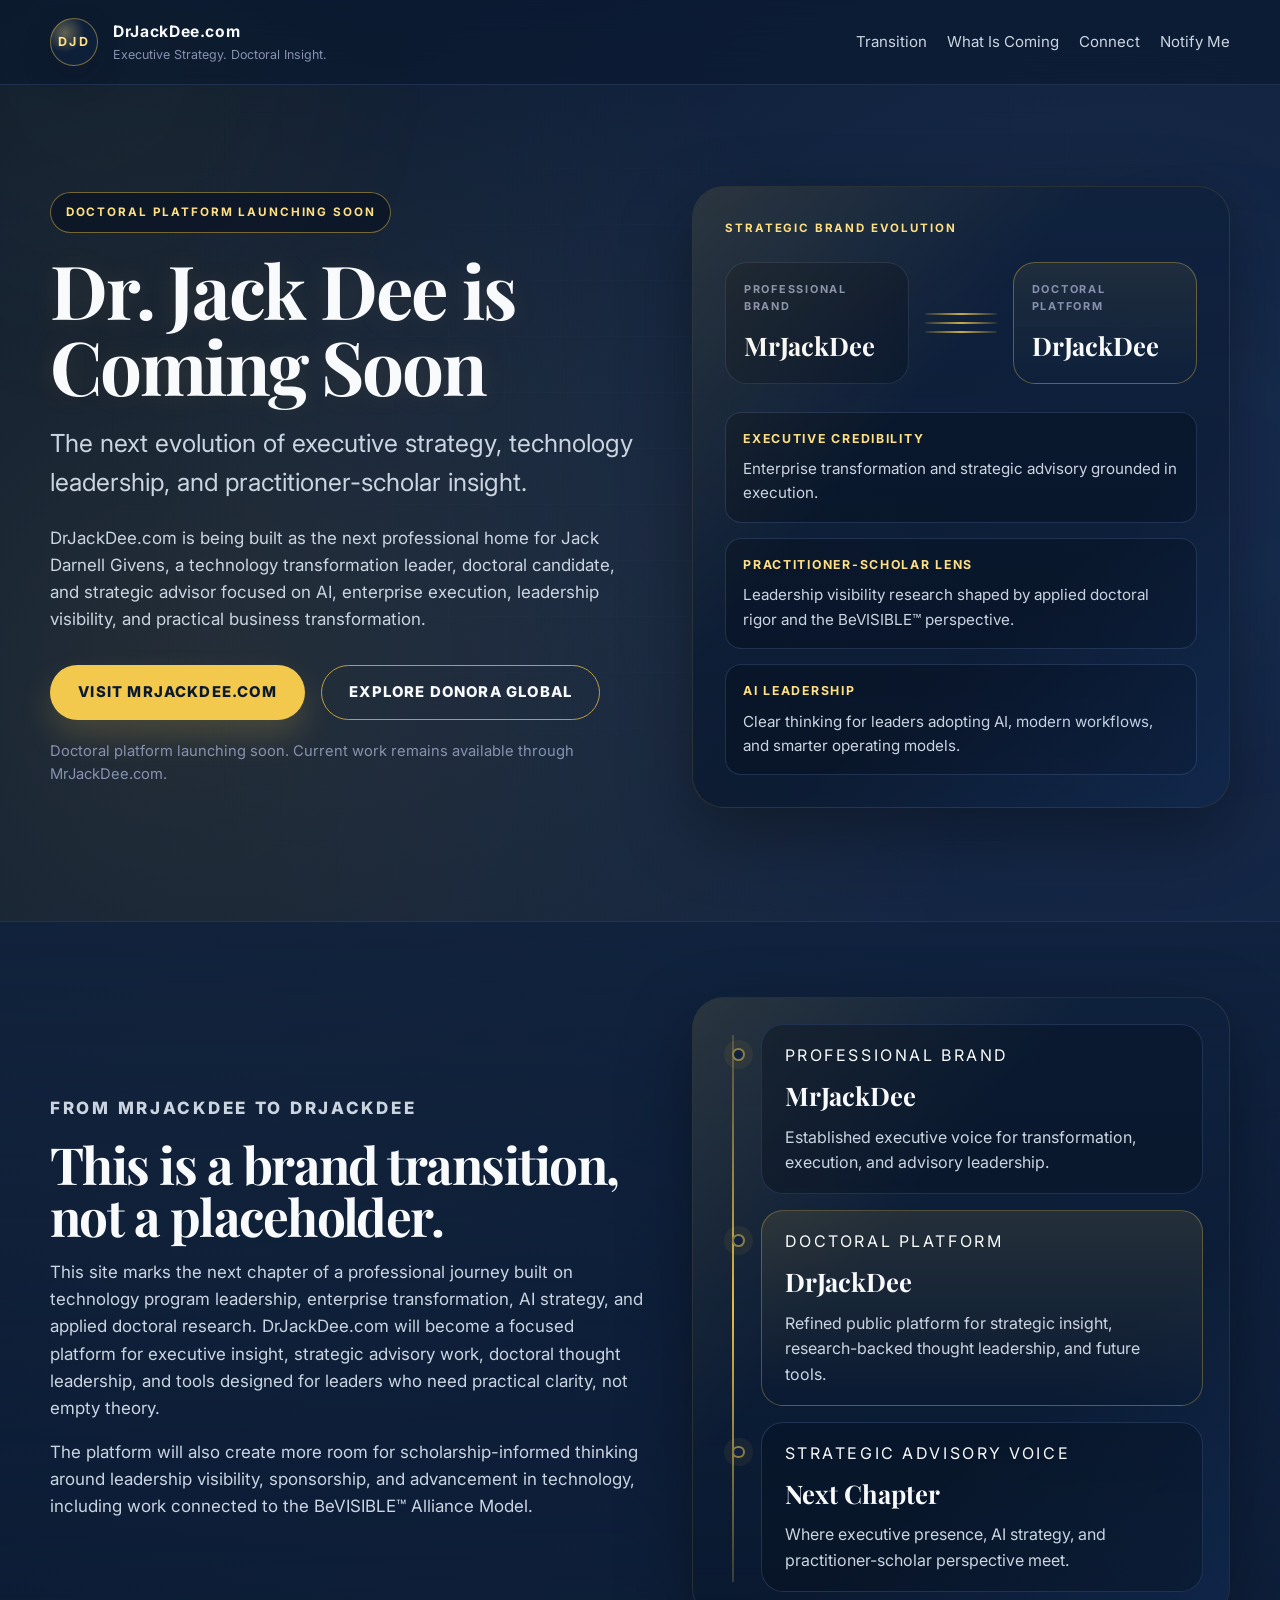
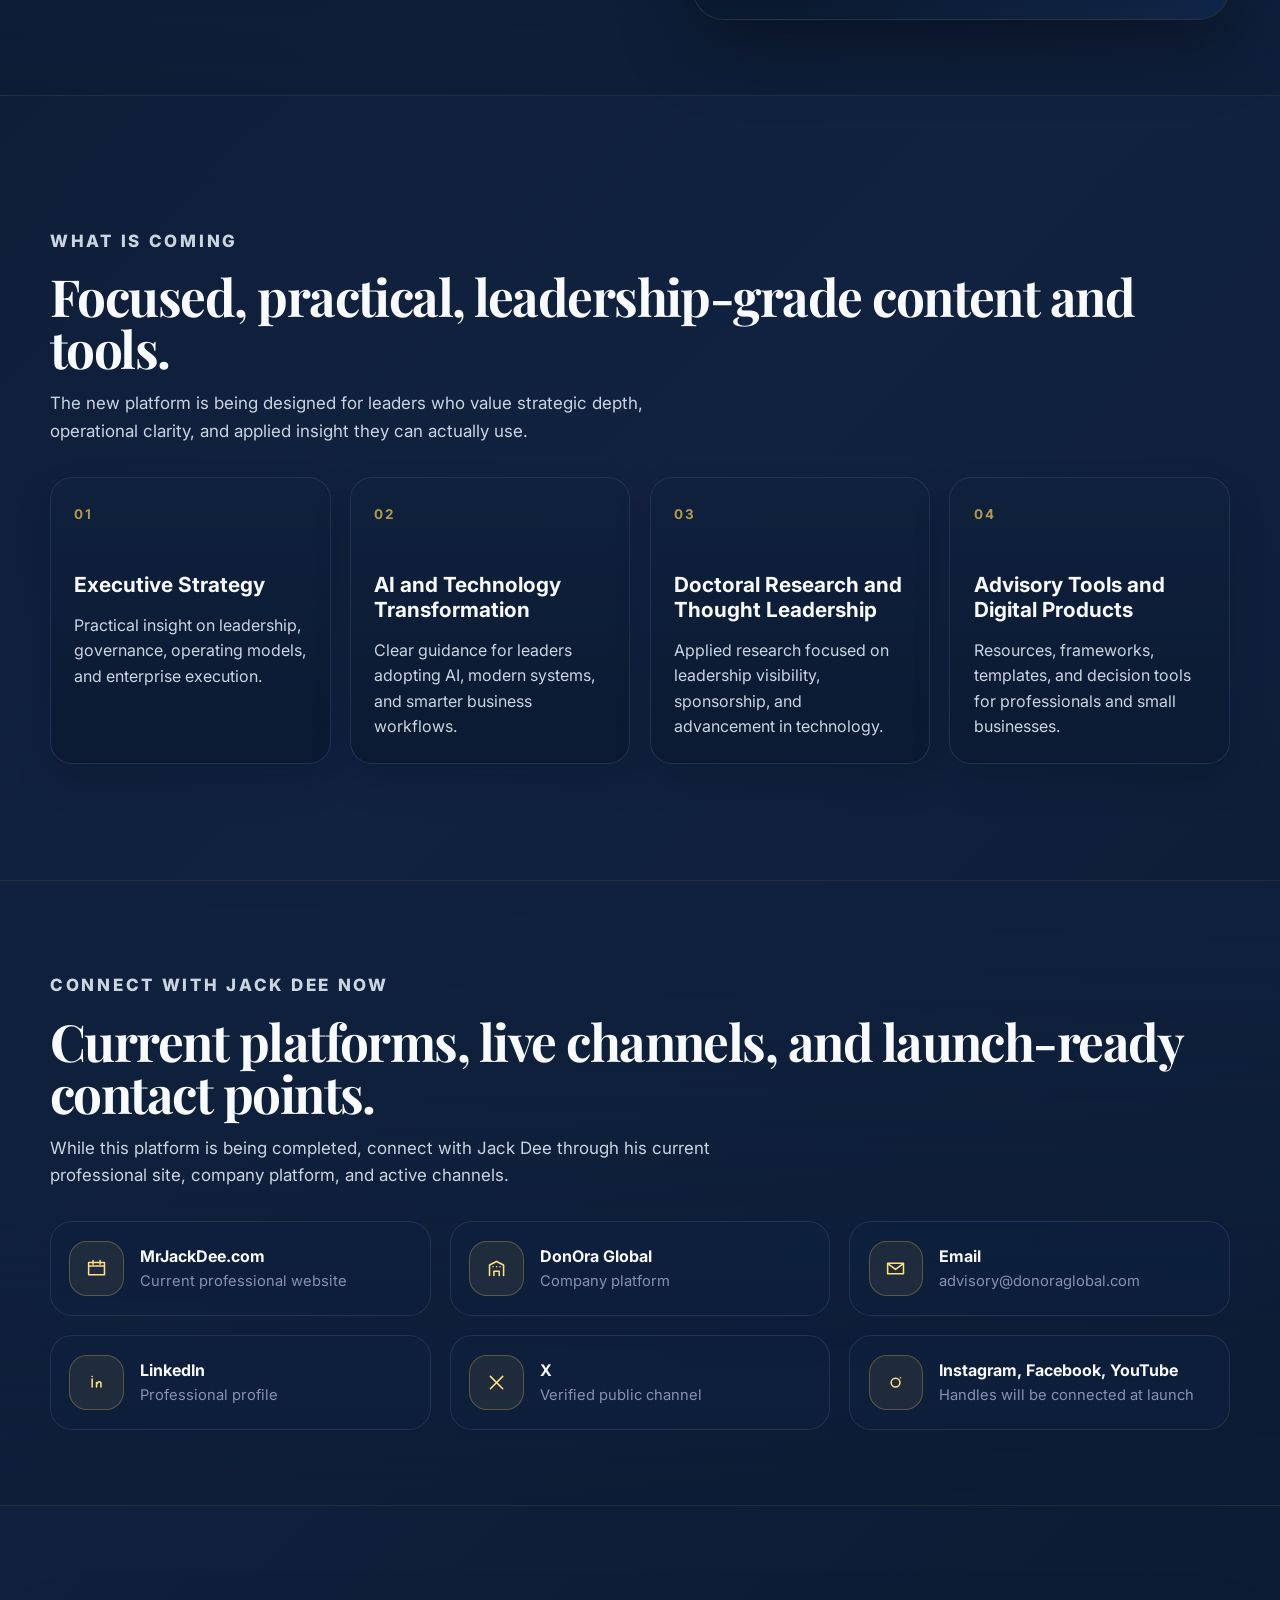
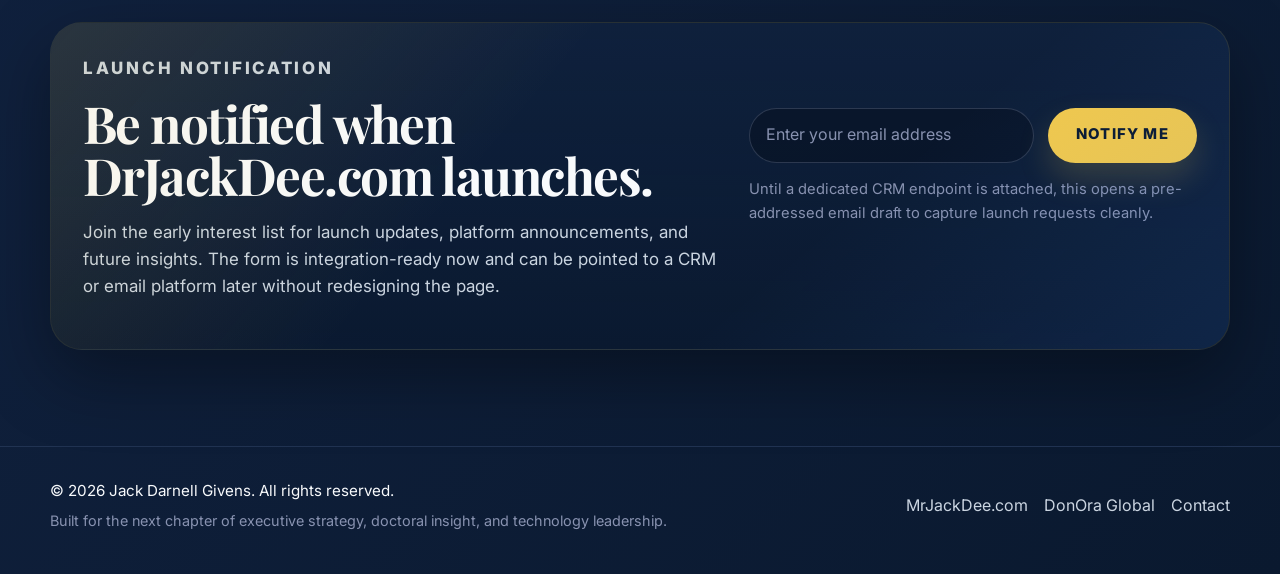
<file: index.html>
<!DOCTYPE html>
<html lang="en">
  <head>
    <meta charset="utf-8" />
    <meta name="viewport" content="width=device-width, initial-scale=1" />
    <title>Dr. Jack Dee | Coming Soon</title>
    <meta
      name="description"
      content="DrJackDee.com is the upcoming doctoral and executive strategy platform for Jack Darnell Givens, focused on technology transformation, AI strategy, leadership visibility, and applied business insight."
    />
    <meta
      name="keywords"
      content="Dr. Jack Dee, Jack Darnell Givens, technology transformation leader, AI strategy advisor, executive strategy, doctoral research, DonOra Global, MrJackDee"
    />
    <meta name="author" content="Jack Darnell Givens" />
    <meta name="theme-color" content="#0A192F" />
    <meta name="robots" content="index,follow" />
    <link rel="canonical" href="https://www.drjackdee.com/" />
    <link rel="preconnect" href="https://fonts.googleapis.com" />
    <link rel="preconnect" href="https://fonts.gstatic.com" crossorigin />
    <link
      href="https://fonts.googleapis.com/css2?family=Inter:wght@400;500;600;700;800&family=Playfair+Display:wght@600;700;800&display=swap"
      rel="stylesheet"
    />
    <link rel="icon" href="/favicon.svg" type="image/svg+xml" />
    <link rel="manifest" href="/site.webmanifest" />
    <meta property="og:type" content="website" />
    <meta property="og:title" content="Dr. Jack Dee | Coming Soon" />
    <meta
      property="og:description"
      content="The next evolution of executive strategy, technology leadership, and practitioner-scholar insight."
    />
    <meta property="og:url" content="https://www.drjackdee.com/" />
    <meta property="og:image" content="https://www.drjackdee.com/og-image.png" />
    <meta property="og:image:alt" content="Dr. Jack Dee coming soon site preview" />
    <meta property="og:site_name" content="DrJackDee.com" />
    <meta name="twitter:card" content="summary_large_image" />
    <meta name="twitter:title" content="Dr. Jack Dee | Coming Soon" />
    <meta
      name="twitter:description"
      content="The next evolution of executive strategy, technology leadership, and practitioner-scholar insight."
    />
    <meta name="twitter:image" content="https://www.drjackdee.com/og-image.png" />
    <meta name="twitter:image:alt" content="Dr. Jack Dee coming soon site preview" />
    <script type="application/ld+json">
      {
        "@context": "https://schema.org",
        "@type": "Person",
        "name": "Jack Darnell Givens",
        "alternateName": "Dr. Jack Dee",
        "url": "https://www.drjackdee.com/",
        "jobTitle": "Technology Transformation Leader, Doctoral Candidate, Strategic Advisor",
        "description": "Executive strategy, AI transformation, doctoral insight, and leadership visibility.",
        "sameAs": [
          "https://www.mrjackdee.com/",
          "https://www.donoraglobal.com/",
          "https://www.linkedin.com/in/mrjackdee/",
          "https://x.com/MrKreducator/"
        ],
        "worksFor": {
          "@type": "Organization",
          "name": "DonOra Global"
        },
        "knowsAbout": [
          "Executive Strategy",
          "AI and Technology Transformation",
          "Operational Excellence",
          "Enterprise Execution",
          "Leadership Visibility",
          "Applied Doctoral Research"
        ]
      }
    </script>
    <script>
      document.documentElement.classList.add("js");
    </script>
    <link rel="stylesheet" href="/styles.css" />
  </head>
  <body>
    <div class="site-shell">
      <div class="ambient ambient-left" aria-hidden="true"></div>
      <div class="ambient ambient-right" aria-hidden="true"></div>
      <div class="grid-overlay" aria-hidden="true"></div>

      <header class="site-header">
        <div class="container header-inner">
          <a class="brand-mark" href="#top" aria-label="DrJackDee.com home">
            <span class="brand-mark__crest" aria-hidden="true">DJD</span>
            <span class="brand-mark__text">
              <strong>DrJackDee.com</strong>
              <span>Executive Strategy. Doctoral Insight.</span>
            </span>
          </a>

          <nav class="site-nav" aria-label="Primary">
            <a href="#transition">Transition</a>
            <a href="#coming">What Is Coming</a>
            <a href="#connect">Connect</a>
            <a href="#notify">Notify Me</a>
          </nav>
        </div>
      </header>

      <main id="top">
        <section class="hero section">
          <div class="container hero-layout">
            <div class="hero-copy reveal" data-reveal="0">
              <p class="eyebrow-badge">Doctoral Platform Launching Soon</p>
              <h1>Dr. Jack Dee is Coming Soon</h1>
              <p class="hero-subhead">
                The next evolution of executive strategy, technology leadership,
                and practitioner-scholar insight.
              </p>
              <p class="hero-body">
                DrJackDee.com is being built as the next professional home for Jack
                Darnell Givens, a technology transformation leader, doctoral
                candidate, and strategic advisor focused on AI, enterprise
                execution, leadership visibility, and practical business
                transformation.
              </p>

              <div class="cta-row">
                <a class="button button-primary" href="https://www.mrjackdee.com/" target="_blank" rel="noreferrer">
                  Visit MrJackDee.com
                </a>
                <a class="button button-secondary" href="https://www.donoraglobal.com/" target="_blank" rel="noreferrer">
                  Explore DonOra Global
                </a>
              </div>

              <p class="hero-microcopy">
                Doctoral platform launching soon. Current work remains available
                through MrJackDee.com.
              </p>
            </div>

            <aside class="hero-panel reveal" data-reveal="160" aria-label="Brand transition summary">
              <div class="panel-shell">
                <p class="panel-label">Strategic Brand Evolution</p>
                <div class="brand-transition">
                  <div class="brand-transition__item">
                    <span class="transition-tag">Professional Brand</span>
                    <strong>MrJackDee</strong>
                  </div>
                  <div class="transition-axis" aria-hidden="true">
                    <span></span>
                    <span></span>
                    <span></span>
                  </div>
                  <div class="brand-transition__item is-featured">
                    <span class="transition-tag">Doctoral Platform</span>
                    <strong>DrJackDee</strong>
                  </div>
                </div>

                <div class="insight-stack">
                  <article class="insight-card">
                    <span>Executive Credibility</span>
                    <p>Enterprise transformation and strategic advisory grounded in execution.</p>
                  </article>
                  <article class="insight-card">
                    <span>Practitioner-Scholar Lens</span>
                    <p>Leadership visibility research shaped by applied doctoral rigor and the BeVISIBLE™ perspective.</p>
                  </article>
                  <article class="insight-card">
                    <span>AI Leadership</span>
                    <p>Clear thinking for leaders adopting AI, modern workflows, and smarter operating models.</p>
                  </article>
                </div>
              </div>
            </aside>
          </div>
        </section>

        <section class="section section-surface" id="transition">
          <div class="container two-column">
            <div class="section-copy reveal" data-reveal="0">
              <p class="section-kicker">From MrJackDee to DrJackDee</p>
              <h2>This is a brand transition, not a placeholder.</h2>
              <p>
                This site marks the next chapter of a professional journey built on
                technology program leadership, enterprise transformation, AI
                strategy, and applied doctoral research. DrJackDee.com will become a
                focused platform for executive insight, strategic advisory work,
                doctoral thought leadership, and tools designed for leaders who need
                practical clarity, not empty theory.
              </p>
              <p>
                The platform will also create more room for scholarship-informed
                thinking around leadership visibility, sponsorship, and advancement
                in technology, including work connected to the BeVISIBLE™ Alliance
                Model.
              </p>
            </div>

            <div class="transition-card reveal" data-reveal="140">
              <div class="transition-card__frame">
                <div class="transition-card__path" aria-hidden="true"></div>
                <div class="transition-card__step">
                  <span class="step-label">Professional Brand</span>
                  <strong>MrJackDee</strong>
                  <p>Established executive voice for transformation, execution, and advisory leadership.</p>
                </div>
                <div class="transition-card__step is-active">
                  <span class="step-label">Doctoral Platform</span>
                  <strong>DrJackDee</strong>
                  <p>Refined public platform for strategic insight, research-backed thought leadership, and future tools.</p>
                </div>
                <div class="transition-card__step">
                  <span class="step-label">Strategic Advisory Voice</span>
                  <strong>Next Chapter</strong>
                  <p>Where executive presence, AI strategy, and practitioner-scholar perspective meet.</p>
                </div>
              </div>
            </div>
          </div>
        </section>

        <section class="section" id="coming">
          <div class="container">
            <div class="section-heading reveal" data-reveal="0">
              <p class="section-kicker">What Is Coming</p>
              <h2>Focused, practical, leadership-grade content and tools.</h2>
              <p>
                The new platform is being designed for leaders who value strategic
                depth, operational clarity, and applied insight they can actually use.
              </p>
            </div>

            <div class="focus-grid">
              <article class="focus-card reveal" data-reveal="0">
                <span class="focus-card__index">01</span>
                <h3>Executive Strategy</h3>
                <p>
                  Practical insight on leadership, governance, operating models, and
                  enterprise execution.
                </p>
              </article>
              <article class="focus-card reveal" data-reveal="90">
                <span class="focus-card__index">02</span>
                <h3>AI and Technology Transformation</h3>
                <p>
                  Clear guidance for leaders adopting AI, modern systems, and smarter
                  business workflows.
                </p>
              </article>
              <article class="focus-card reveal" data-reveal="180">
                <span class="focus-card__index">03</span>
                <h3>Doctoral Research and Thought Leadership</h3>
                <p>
                  Applied research focused on leadership visibility, sponsorship, and
                  advancement in technology.
                </p>
              </article>
              <article class="focus-card reveal" data-reveal="270">
                <span class="focus-card__index">04</span>
                <h3>Advisory Tools and Digital Products</h3>
                <p>
                  Resources, frameworks, templates, and decision tools for
                  professionals and small businesses.
                </p>
              </article>
            </div>
          </div>
        </section>

        <section class="section section-surface" id="connect">
          <div class="container">
            <div class="section-heading reveal" data-reveal="0">
              <p class="section-kicker">Connect With Jack Dee Now</p>
              <h2>Current platforms, live channels, and launch-ready contact points.</h2>
              <p>
                While this platform is being completed, connect with Jack Dee through
                his current professional site, company platform, and active channels.
              </p>
            </div>

            <div class="connect-grid">
              <a class="connect-card reveal" data-reveal="0" href="https://www.mrjackdee.com/" target="_blank" rel="noreferrer">
                <span class="connect-card__icon" aria-hidden="true">
                  <svg viewBox="0 0 24 24"><path d="M3 5h18v14H3z"/><path d="M8 3v4M16 3v4M3 9h18"/></svg>
                </span>
                <span class="connect-card__content">
                  <strong>MrJackDee.com</strong>
                  <span>Current professional website</span>
                </span>
              </a>

              <a class="connect-card reveal" data-reveal="70" href="https://www.donoraglobal.com/" target="_blank" rel="noreferrer">
                <span class="connect-card__icon" aria-hidden="true">
                  <svg viewBox="0 0 24 24"><path d="M4 20V8l8-4 8 4v12"/><path d="M9 20v-5h6v5"/><path d="M8 10h.01M12 10h.01M16 10h.01"/></svg>
                </span>
                <span class="connect-card__content">
                  <strong>DonOra Global</strong>
                  <span>Company platform</span>
                </span>
              </a>

              <a class="connect-card reveal" data-reveal="140" href="mailto:advisory@donoraglobal.com?subject=DrJackDee.com%20Launch%20Inquiry" target="_blank" rel="noreferrer">
                <span class="connect-card__icon" aria-hidden="true">
                  <svg viewBox="0 0 24 24"><path d="M3 6h18v12H3z"/><path d="m4 7 8 6 8-6"/></svg>
                </span>
                <span class="connect-card__content">
                  <strong>Email</strong>
                  <span>advisory@donoraglobal.com</span>
                </span>
              </a>

              <a class="connect-card reveal" data-reveal="210" href="https://www.linkedin.com/in/mrjackdee/" target="_blank" rel="noreferrer">
                <span class="connect-card__icon" aria-hidden="true">
                  <svg viewBox="0 0 24 24"><path d="M7 8v9"/><path d="M7 5h.01"/><path d="M12 17v-5"/><path d="M17 17v-4a2 2 0 0 0-4 0"/></svg>
                </span>
                <span class="connect-card__content">
                  <strong>LinkedIn</strong>
                  <span>Professional profile</span>
                </span>
              </a>

              <a class="connect-card reveal" data-reveal="280" href="https://x.com/MrKreducator/" target="_blank" rel="noreferrer">
                <span class="connect-card__icon" aria-hidden="true">
                  <svg viewBox="0 0 24 24"><path d="M5 5 19 19"/><path d="M19 5 5 19"/></svg>
                </span>
                <span class="connect-card__content">
                  <strong>X</strong>
                  <span>Verified public channel</span>
                </span>
              </a>

              <div class="connect-card connect-card--inactive reveal" data-reveal="350" aria-label="Additional social channels coming soon">
                <span class="connect-card__icon" aria-hidden="true">
                  <svg viewBox="0 0 24 24"><path d="M12 17a5 5 0 1 0 0-10 5 5 0 0 0 0 10Z"/><path d="M17.5 6.5h.01"/></svg>
                </span>
                <span class="connect-card__content">
                  <strong>Instagram, Facebook, YouTube</strong>
                  <span>Handles will be connected at launch</span>
                </span>
              </div>
            </div>
          </div>
        </section>

        <section class="section" id="notify">
          <div class="container">
            <div class="notify-shell reveal" data-reveal="0">
              <div class="notify-copy">
                <p class="section-kicker">Launch Notification</p>
                <h2>Be notified when DrJackDee.com launches.</h2>
                <p>
                  Join the early interest list for launch updates, platform
                  announcements, and future insights. The form is integration-ready
                  now and can be pointed to a CRM or email platform later without
                  redesigning the page.
                </p>
              </div>

              <form class="notify-form" id="notify-form" data-endpoint="">
                <label class="sr-only" for="notify-email">Email address</label>
                <div class="notify-form__row">
                  <input
                    id="notify-email"
                    name="email"
                    type="email"
                    inputmode="email"
                    autocomplete="email"
                    placeholder="Enter your email address"
                    required
                  />
                  <button class="button button-primary" type="submit">Notify Me</button>
                </div>
                <p class="notify-form__note">
                  Until a dedicated CRM endpoint is attached, this opens a pre-addressed
                  email draft to capture launch requests cleanly.
                </p>
                <p class="notify-form__status" id="notify-status" role="status" aria-live="polite"></p>
              </form>
            </div>
          </div>
        </section>
      </main>

      <footer class="site-footer">
        <div class="container footer-inner">
          <div>
            <p class="footer-copy">© 2026 Jack Darnell Givens. All rights reserved.</p>
            <p class="footer-note">
              Built for the next chapter of executive strategy, doctoral insight,
              and technology leadership.
            </p>
          </div>
          <div class="footer-links" aria-label="Footer">
            <a href="https://www.mrjackdee.com/" target="_blank" rel="noreferrer">MrJackDee.com</a>
            <a href="https://www.donoraglobal.com/" target="_blank" rel="noreferrer">DonOra Global</a>
            <a href="mailto:advisory@donoraglobal.com">Contact</a>
          </div>
        </div>
      </footer>
    </div>

    <script src="/script.js"></script>
  </body>
</html>
</file>
<file: styles.css>
:root {
  --bg: #0a192f;
  --bg-elevated: #112240;
  --bg-card: #0f213d;
  --bg-card-strong: rgba(15, 33, 61, 0.86);
  --gold: #f2c94c;
  --gold-soft: #ffe082;
  --text-main: #f8fafc;
  --text-secondary: #cbd5e1;
  --text-muted: #8892b0;
  --border: #233554;
  --shadow: rgba(0, 0, 0, 0.35);
  --shadow-soft: rgba(7, 17, 32, 0.22);
  --container: min(1180px, calc(100% - 2rem));
  --radius-xl: 32px;
  --radius-lg: 22px;
  --radius-md: 16px;
  --radius-pill: 999px;
  --transition: 320ms ease;
}

*,
*::before,
*::after {
  box-sizing: border-box;
}

html {
  scroll-behavior: smooth;
}

body {
  margin: 0;
  font-family: "Inter", sans-serif;
  background:
    radial-gradient(circle at 15% 18%, rgba(242, 201, 76, 0.1), transparent 24%),
    radial-gradient(circle at 82% 12%, rgba(58, 88, 140, 0.24), transparent 26%),
    linear-gradient(135deg, #0a192f 0%, #112240 55%, #0a192f 100%);
  color: var(--text-main);
  min-height: 100vh;
  line-height: 1.6;
  text-rendering: optimizeLegibility;
}

img,
svg {
  display: block;
}

a {
  color: inherit;
  text-decoration: none;
}

button,
input {
  font: inherit;
}

:focus-visible {
  outline: 2px solid var(--gold);
  outline-offset: 3px;
}

.site-shell {
  position: relative;
  overflow: clip;
}

.ambient {
  position: fixed;
  inset: auto;
  width: 28rem;
  height: 28rem;
  border-radius: 50%;
  filter: blur(100px);
  opacity: 0.28;
  pointer-events: none;
  z-index: 0;
}

.ambient-left {
  top: -9rem;
  left: -8rem;
  background: rgba(242, 201, 76, 0.12);
}

.ambient-right {
  right: -10rem;
  top: 16rem;
  background: rgba(59, 130, 246, 0.11);
}

.grid-overlay {
  position: fixed;
  inset: 0;
  background-image:
    linear-gradient(rgba(136, 146, 176, 0.06) 1px, transparent 1px),
    linear-gradient(90deg, rgba(136, 146, 176, 0.06) 1px, transparent 1px);
  background-size: 56px 56px;
  mask-image: radial-gradient(circle at center, black 20%, transparent 78%);
  pointer-events: none;
  opacity: 0.38;
  z-index: 0;
}

.container {
  width: var(--container);
  margin-inline: auto;
  position: relative;
  z-index: 1;
}

.section {
  padding: 6rem 0;
  position: relative;
}

.section-surface::before {
  content: "";
  position: absolute;
  inset: 1.25rem 0;
  background: linear-gradient(180deg, rgba(15, 33, 61, 0.82), rgba(10, 25, 47, 0.3));
  border-top: 1px solid rgba(242, 201, 76, 0.1);
  border-bottom: 1px solid rgba(242, 201, 76, 0.08);
  z-index: 0;
}

.site-header {
  position: sticky;
  top: 0;
  z-index: 20;
  backdrop-filter: blur(18px);
  background: rgba(10, 25, 47, 0.62);
  border-bottom: 1px solid rgba(35, 53, 84, 0.9);
}

.header-inner {
  display: flex;
  align-items: center;
  justify-content: space-between;
  gap: 1rem;
  min-height: 5.25rem;
}

.brand-mark {
  display: inline-flex;
  align-items: center;
  gap: 0.95rem;
}

.brand-mark__crest {
  width: 3rem;
  height: 3rem;
  border-radius: 50%;
  display: grid;
  place-items: center;
  background:
    radial-gradient(circle at 30% 30%, rgba(255, 224, 130, 0.35), transparent 44%),
    rgba(15, 33, 61, 0.85);
  border: 1px solid rgba(242, 201, 76, 0.45);
  box-shadow: 0 12px 30px var(--shadow-soft);
  color: var(--gold-soft);
  font-size: 0.78rem;
  letter-spacing: 0.18em;
  font-weight: 700;
}

.brand-mark__text {
  display: grid;
  gap: 0.08rem;
}

.brand-mark__text strong {
  font-size: 0.98rem;
  letter-spacing: 0.04em;
}

.brand-mark__text span {
  color: var(--text-muted);
  font-size: 0.78rem;
}

.site-nav {
  display: flex;
  flex-wrap: wrap;
  justify-content: flex-end;
  gap: 1.25rem;
}

.site-nav a {
  color: var(--text-secondary);
  font-size: 0.94rem;
  transition: color var(--transition), transform var(--transition);
}

.site-nav a:hover {
  color: var(--gold-soft);
  transform: translateY(-1px);
}

.hero {
  min-height: calc(100vh - 5.25rem);
  display: flex;
  align-items: center;
  padding-top: 4.5rem;
  padding-bottom: 4rem;
}

.hero-layout,
.two-column {
  display: grid;
  grid-template-columns: minmax(0, 1.05fr) minmax(22rem, 0.95fr);
  gap: 3rem;
  align-items: center;
}

.eyebrow-badge,
.section-kicker,
.panel-label,
.step-label,
.transition-tag,
.focus-card__index {
  text-transform: uppercase;
  letter-spacing: 0.16em;
}

.eyebrow-badge {
  width: fit-content;
  margin: 0 0 1.2rem;
  padding: 0.62rem 0.92rem;
  border-radius: var(--radius-pill);
  border: 1px solid rgba(242, 201, 76, 0.45);
  color: var(--gold-soft);
  background: rgba(9, 18, 35, 0.65);
  font-size: 0.73rem;
  font-weight: 700;
}

.hero h1,
.section-heading h2,
.section-copy h2,
.notify-copy h2 {
  margin: 0;
  font-family: "Playfair Display", serif;
  line-height: 1.02;
  letter-spacing: -0.03em;
}

.hero h1 {
  max-width: 11ch;
  font-size: clamp(3rem, 7vw, 4.65rem);
  text-wrap: balance;
  text-shadow: 0 0 28px rgba(242, 201, 76, 0.1);
}

.hero-subhead {
  margin: 1.25rem 0 0;
  max-width: 38rem;
  font-size: clamp(1.18rem, 2.1vw, 1.55rem);
  color: var(--text-secondary);
}

.hero-body,
.section-copy p,
.section-heading p,
.notify-copy p {
  color: var(--text-secondary);
  font-size: 1.06rem;
  max-width: 42rem;
}

.hero-body {
  margin: 1.35rem 0 0;
}

.cta-row {
  display: flex;
  flex-wrap: wrap;
  gap: 1rem;
  margin-top: 2rem;
}

.button {
  display: inline-flex;
  align-items: center;
  justify-content: center;
  min-height: 3.25rem;
  padding: 0.9rem 1.7rem;
  border-radius: var(--radius-pill);
  border: 1px solid transparent;
  font-size: 0.93rem;
  font-weight: 800;
  text-transform: uppercase;
  letter-spacing: 0.08em;
  transition:
    transform var(--transition),
    background-color var(--transition),
    color var(--transition),
    border-color var(--transition),
    box-shadow var(--transition);
  cursor: pointer;
}

.button:hover {
  transform: translateY(-2px);
}

.button-primary {
  background: var(--gold);
  color: var(--bg);
  box-shadow: 0 16px 32px rgba(242, 201, 76, 0.18);
}

.button-primary:hover {
  background: var(--gold-soft);
}

.button-secondary {
  background: transparent;
  color: var(--text-main);
  border-color: rgba(242, 201, 76, 0.72);
}

.button-secondary:hover {
  background: rgba(242, 201, 76, 0.08);
}

.hero-microcopy {
  margin-top: 1.25rem;
  color: var(--text-muted);
  font-size: 0.92rem;
}

.hero-panel {
  position: relative;
}

.panel-shell,
.transition-card__frame,
.notify-shell {
  position: relative;
  background: linear-gradient(180deg, rgba(15, 33, 61, 0.92), rgba(10, 25, 47, 0.8));
  border: 1px solid rgba(242, 201, 76, 0.12);
  border-radius: var(--radius-xl);
  box-shadow: 0 26px 70px var(--shadow);
  overflow: hidden;
}

.panel-shell::before,
.transition-card__frame::before,
.notify-shell::before {
  content: "";
  position: absolute;
  inset: 0;
  background:
    linear-gradient(130deg, rgba(242, 201, 76, 0.12), transparent 38%),
    linear-gradient(320deg, rgba(59, 130, 246, 0.12), transparent 35%);
  pointer-events: none;
}

.panel-shell {
  padding: 2rem;
}

.panel-label {
  margin: 0;
  font-size: 0.72rem;
  font-weight: 700;
  color: var(--gold-soft);
}

.brand-transition {
  display: grid;
  grid-template-columns: 1fr auto 1fr;
  gap: 1rem;
  align-items: center;
  margin-top: 1.55rem;
}

.brand-transition__item {
  padding: 1.1rem;
  border: 1px solid rgba(136, 146, 176, 0.18);
  border-radius: var(--radius-lg);
  background: rgba(6, 15, 29, 0.36);
}

.brand-transition__item strong {
  display: block;
  margin-top: 0.45rem;
  font-family: "Playfair Display", serif;
  font-size: clamp(1.5rem, 2vw, 2rem);
}

.brand-transition__item.is-featured {
  border-color: rgba(242, 201, 76, 0.35);
  background: linear-gradient(180deg, rgba(242, 201, 76, 0.08), rgba(15, 33, 61, 0.2));
}

.transition-tag {
  display: inline-block;
  color: var(--text-muted);
  font-size: 0.68rem;
  font-weight: 700;
}

.transition-axis {
  width: 4.5rem;
  display: grid;
  gap: 0.45rem;
}

.transition-axis span {
  height: 2px;
  border-radius: 999px;
  background: linear-gradient(90deg, rgba(242, 201, 76, 0.1), rgba(242, 201, 76, 0.82), rgba(242, 201, 76, 0.1));
}

.insight-stack {
  display: grid;
  gap: 0.95rem;
  margin-top: 1.7rem;
}

.insight-card {
  padding: 1rem 1.05rem;
  border-radius: var(--radius-md);
  background: rgba(7, 16, 31, 0.46);
  border: 1px solid rgba(35, 53, 84, 0.92);
}

.insight-card span {
  display: block;
  color: var(--gold-soft);
  font-size: 0.77rem;
  letter-spacing: 0.14em;
  text-transform: uppercase;
  font-weight: 700;
}

.insight-card p {
  margin: 0.55rem 0 0;
  color: var(--text-secondary);
  font-size: 0.95rem;
}

.section-kicker {
  margin: 0 0 0.95rem;
  color: var(--gold-soft);
  font-size: 0.77rem;
  font-weight: 800;
}

.section-copy h2,
.section-heading h2,
.notify-copy h2 {
  font-size: clamp(2.2rem, 4vw, 3.25rem);
}

.section-copy p:first-of-type,
.section-heading p {
  margin-top: 1rem;
}

.transition-card__frame {
  padding: 1.65rem;
}

.transition-card__path {
  position: absolute;
  top: 2.3rem;
  bottom: 2.3rem;
  left: 2.45rem;
  width: 2px;
  background: linear-gradient(180deg, rgba(242, 201, 76, 0.2), rgba(242, 201, 76, 0.92), rgba(242, 201, 76, 0.2));
}

.transition-card__step {
  position: relative;
  margin-left: 2.6rem;
  padding: 1.1rem 1.2rem 1.1rem 1.4rem;
  border-radius: var(--radius-lg);
  border: 1px solid rgba(35, 53, 84, 0.94);
  background: rgba(7, 16, 31, 0.38);
}

.transition-card__step + .transition-card__step {
  margin-top: 1rem;
}

.transition-card__step::before {
  content: "";
  position: absolute;
  top: 1.4rem;
  left: -1.9rem;
  width: 0.8rem;
  height: 0.8rem;
  border-radius: 50%;
  background: var(--bg-card);
  border: 2px solid rgba(242, 201, 76, 0.54);
  box-shadow: 0 0 0 8px rgba(242, 201, 76, 0.06);
}

.transition-card__step.is-active {
  background: linear-gradient(180deg, rgba(242, 201, 76, 0.1), rgba(10, 25, 47, 0.34));
  border-color: rgba(242, 201, 76, 0.3);
}

.transition-card__step strong {
  display: block;
  margin-top: 0.4rem;
  font-family: "Playfair Display", serif;
  font-size: 1.6rem;
}

.transition-card__step p {
  margin: 0.55rem 0 0;
  color: var(--text-secondary);
}

.focus-grid,
.connect-grid {
  display: grid;
  gap: 1.2rem;
}

.focus-grid {
  margin-top: 2rem;
  grid-template-columns: repeat(4, minmax(0, 1fr));
}

.focus-card {
  position: relative;
  min-height: 15rem;
  padding: 1.45rem;
  border-radius: var(--radius-lg);
  border: 1px solid rgba(35, 53, 84, 0.94);
  background:
    linear-gradient(180deg, rgba(15, 33, 61, 0.88), rgba(10, 25, 47, 0.8)),
    rgba(15, 33, 61, 0.9);
  box-shadow: 0 18px 36px rgba(5, 13, 25, 0.2);
  transition:
    transform var(--transition),
    border-color var(--transition),
    box-shadow var(--transition);
}

.focus-card:hover,
.connect-card:hover {
  transform: translateY(-6px);
  border-color: rgba(242, 201, 76, 0.36);
  box-shadow: 0 24px 46px rgba(5, 13, 25, 0.28);
}

.focus-card__index {
  display: inline-flex;
  margin-bottom: 3rem;
  color: rgba(242, 201, 76, 0.72);
  font-size: 0.84rem;
  font-weight: 700;
}

.focus-card h3 {
  margin: 0;
  font-size: 1.3rem;
  line-height: 1.2;
}

.focus-card p {
  margin: 0.9rem 0 0;
  color: var(--text-secondary);
}

.connect-grid {
  margin-top: 2rem;
  grid-template-columns: repeat(3, minmax(0, 1fr));
}

.connect-card {
  display: flex;
  align-items: center;
  gap: 1rem;
  padding: 1.2rem 1.15rem;
  border-radius: var(--radius-lg);
  border: 1px solid rgba(35, 53, 84, 0.94);
  background: rgba(15, 33, 61, 0.72);
  transition:
    transform var(--transition),
    border-color var(--transition),
    background-color var(--transition),
    box-shadow var(--transition);
}

.connect-card__icon {
  width: 3.4rem;
  height: 3.4rem;
  flex: 0 0 auto;
  display: grid;
  place-items: center;
  border-radius: 18px;
  border: 1px solid rgba(242, 201, 76, 0.28);
  background: rgba(242, 201, 76, 0.08);
}

.connect-card__icon svg {
  width: 1.32rem;
  height: 1.32rem;
  fill: none;
  stroke: currentColor;
  stroke-width: 1.75;
  color: var(--gold-soft);
  stroke-linecap: round;
  stroke-linejoin: round;
}

.connect-card__content {
  display: grid;
}

.connect-card__content strong {
  font-size: 1rem;
}

.connect-card__content span {
  color: var(--text-muted);
  font-size: 0.92rem;
}

.connect-card--inactive {
  cursor: default;
  opacity: 0.78;
}

.connect-card--inactive:hover {
  transform: none;
  border-color: rgba(35, 53, 84, 0.94);
  box-shadow: none;
}

.notify-shell {
  display: grid;
  grid-template-columns: minmax(0, 1fr) minmax(22rem, 28rem);
  gap: 2rem;
  padding: 2rem;
}

.notify-form {
  align-self: center;
}

.notify-form__row {
  display: flex;
  gap: 0.85rem;
}

.notify-form input {
  flex: 1 1 auto;
  min-height: 3.45rem;
  padding: 0 1rem;
  border-radius: var(--radius-pill);
  border: 1px solid rgba(136, 146, 176, 0.28);
  background: rgba(7, 16, 31, 0.48);
  color: var(--text-main);
}

.notify-form input::placeholder {
  color: var(--text-muted);
}

.notify-form__note,
.notify-form__status {
  margin: 0.95rem 0 0;
  font-size: 0.92rem;
}

.notify-form__note {
  color: var(--text-muted);
}

.notify-form__status {
  min-height: 1.5rem;
  color: var(--gold-soft);
}

.site-footer {
  padding: 2rem 0 2.6rem;
  border-top: 1px solid rgba(35, 53, 84, 0.94);
}

.footer-inner {
  display: flex;
  gap: 1.5rem;
  justify-content: space-between;
  align-items: center;
}

.footer-copy,
.footer-note {
  margin: 0;
}

.footer-copy {
  font-size: 0.95rem;
}

.footer-note {
  color: var(--text-muted);
  margin-top: 0.35rem;
  font-size: 0.9rem;
}

.footer-links {
  display: flex;
  flex-wrap: wrap;
  gap: 1rem;
  color: var(--text-secondary);
}

.footer-links a:hover {
  color: var(--gold-soft);
}

.sr-only {
  position: absolute;
  width: 1px;
  height: 1px;
  padding: 0;
  margin: -1px;
  overflow: hidden;
  clip: rect(0, 0, 0, 0);
  border: 0;
}

.reveal {
  opacity: 1;
  transform: none;
}

.js .reveal {
  opacity: 0;
  transform: translateY(28px);
  transition:
    opacity 640ms ease,
    transform 640ms ease;
}

.js .reveal.is-visible {
  opacity: 1;
  transform: translateY(0);
}

@media (prefers-reduced-motion: reduce) {
  html {
    scroll-behavior: auto;
  }

  *,
  *::before,
  *::after {
    animation: none !important;
    transition: none !important;
  }

  .js .reveal {
    opacity: 1;
    transform: none;
  }
}

@media (max-width: 1080px) {
  .focus-grid {
    grid-template-columns: repeat(2, minmax(0, 1fr));
  }

  .connect-grid {
    grid-template-columns: repeat(2, minmax(0, 1fr));
  }

  .notify-shell,
  .hero-layout,
  .two-column {
    grid-template-columns: 1fr;
  }

  .hero {
    min-height: auto;
  }
}

@media (max-width: 780px) {
  .section {
    padding: 4.5rem 0;
  }

  .header-inner {
    padding: 0.75rem 0;
    min-height: auto;
    align-items: flex-start;
    flex-direction: column;
  }

  .site-nav {
    gap: 0.9rem;
  }

  .cta-row,
  .notify-form__row,
  .footer-inner {
    flex-direction: column;
    align-items: stretch;
  }

  .button {
    width: 100%;
  }

  .brand-transition {
    grid-template-columns: 1fr;
  }

  .transition-axis {
    width: auto;
    grid-template-columns: repeat(3, 1fr);
  }

  .transition-axis span {
    height: 3px;
  }

  .focus-grid,
  .connect-grid {
    grid-template-columns: 1fr;
  }

  .notify-shell,
  .panel-shell,
  .transition-card__frame {
    padding: 1.4rem;
  }

  .connect-card {
    align-items: flex-start;
  }

  .footer-links {
    justify-content: flex-start;
  }
}

@media (max-width: 560px) {
  .container {
    width: min(100% - 1.25rem, 1180px);
  }

  .hero {
    padding-top: 3.5rem;
  }

  .hero-subhead {
    font-size: 1.1rem;
  }

  .notify-form input,
  .button {
    min-height: 3.1rem;
  }

  .connect-card__icon {
    width: 3rem;
    height: 3rem;
  }
}
</file>
